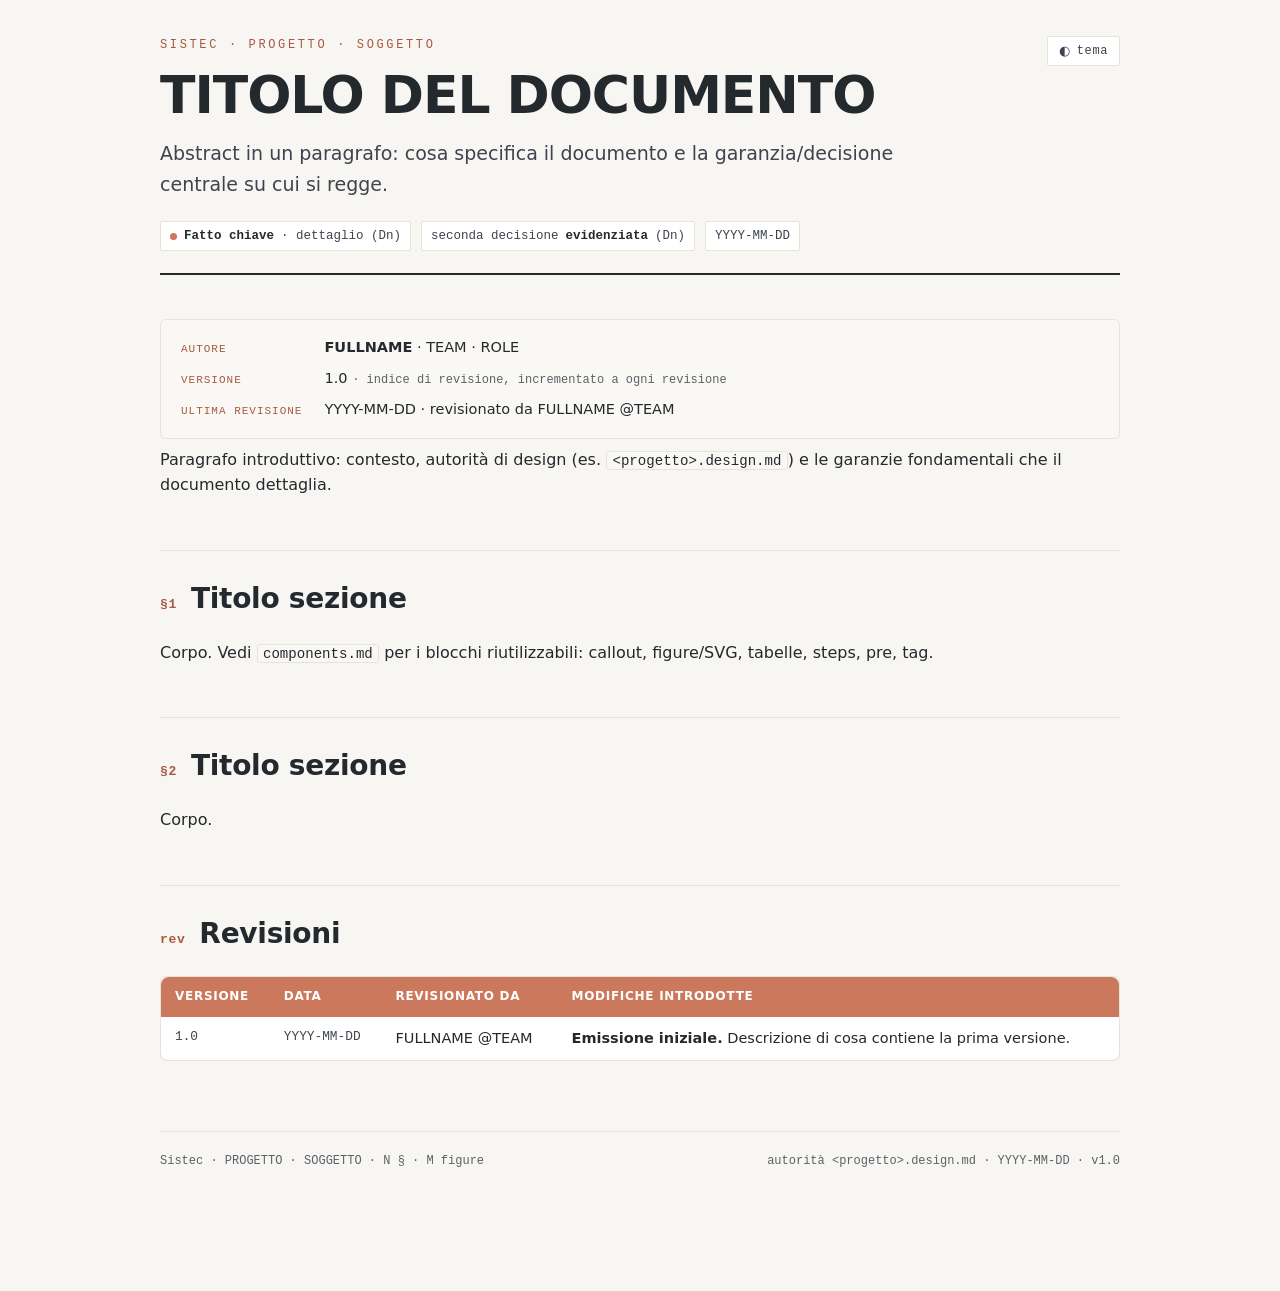
<file: .claude/skills/spec-document/template.html>
<!doctype html>
<html lang="it">
<head>
<meta charset="utf-8">
<meta name="viewport" content="width=device-width, initial-scale=1">
<meta name="color-scheme" content="light dark">
<title>PROGETTO — SOGGETTO BREVE</title>
<script>
  /* critical: set theme + enable reveal before first paint (no flash) */
  (function(){
    var r=document.documentElement;
    try{var t=localStorage.getItem('spec-theme');if(t==='light'||t==='dark')r.setAttribute('data-theme',t);}catch(e){}
    if(!matchMedia('(prefers-reduced-motion:reduce)').matches && 'IntersectionObserver' in window)
      r.setAttribute('data-reveal','');
  })();
</script>
<style>
  :root{
    --paper:#f7f6f3; --surface:#ffffff; --surface-2:#faf8f5;
    --ink:#24292e; --ink-soft:#3d444d; --slate:#5b6168; --slate-soft:#8b929a;
    --line:#e6e3dd; --line-strong:#e6e3dd;
    --signal:#cc785c; --signal-ink:#a85a40; --signal-wash:#cc785c1a;
    --L-app:#6f8db4; --L-sess:#2f7d92; --L-trans:#1e5162;
    --reuse:#b7791f; --reuse-wash:#b7791f1f;
    --warn:#b7791f; --crit:#bf432c; --ok:#2f7d5b;
    --mono:"Cascadia Code","Cascadia Mono",Consolas,ui-monospace,"SF Mono",Menlo,monospace;
    --sans:"Segoe UI Variable Text","Segoe UI",system-ui,-apple-system,"Helvetica Neue",Arial,sans-serif;
    --measure:100%;
    --ease:cubic-bezier(.23,1,.32,1);
    --shadow:0 1px 2px rgba(40,30,20,.04),0 10px 28px -16px rgba(40,30,20,.14);
    color-scheme:light dark;
  }
  @media (prefers-color-scheme:dark){
    :root{
      --paper:#1c1815; --surface:#2a2520; --surface-2:rgba(255,255,255,.04);
      --ink:#ddd8d0; --ink-soft:#b5aea5; --slate:#a09888; --slate-soft:#7a7368;
      --line:#3d352e; --line-strong:#3d352e;
      --signal:#d4896f; --signal-ink:#e09478; --signal-wash:#d4896f1a;
      --L-app:#8fabce; --L-sess:#3fa8c1; --L-trans:#2b7f97;
      --shadow:0 1px 2px rgba(0,0,0,.3),0 12px 32px -16px rgba(0,0,0,.55);
    }
  }
  :root[data-theme="light"]{
    --paper:#f7f6f3; --surface:#ffffff; --surface-2:#faf8f5;
    --ink:#24292e; --ink-soft:#3d444d; --slate:#5b6168; --slate-soft:#8b929a;
    --line:#e6e3dd; --line-strong:#e6e3dd;
    --signal:#cc785c; --signal-ink:#a85a40; --signal-wash:#cc785c1a;
    --L-app:#6f8db4; --L-sess:#2f7d92; --L-trans:#1e5162;
    --shadow:0 1px 2px rgba(40,30,20,.04),0 10px 28px -16px rgba(40,30,20,.14);
    color-scheme:light;
  }
  :root[data-theme="dark"]{
    --paper:#1c1815; --surface:#2a2520; --surface-2:rgba(255,255,255,.04);
    --ink:#ddd8d0; --ink-soft:#b5aea5; --slate:#a09888; --slate-soft:#7a7368;
    --line:#3d352e; --line-strong:#3d352e;
    --signal:#d4896f; --signal-ink:#e09478; --signal-wash:#d4896f1a;
    --L-app:#8fabce; --L-sess:#3fa8c1; --L-trans:#2b7f97;
    --shadow:0 1px 2px rgba(0,0,0,.3),0 12px 32px -16px rgba(0,0,0,.55);
    color-scheme:dark;
  }
  *{box-sizing:border-box}
  html{scroll-behavior:smooth}
  body{margin:0;background:var(--paper);color:var(--ink);
    font-family:var(--sans);font-size:16px;line-height:1.6;
    -webkit-font-smoothing:antialiased;font-synthesis:none;
    text-rendering:optimizeLegibility;
    font-feature-settings:"kern","liga","calt";
    transition:background-color .3s var(--ease),color .3s var(--ease);}
  ::selection{background:var(--signal-wash);color:var(--ink)}
  :focus-visible{outline:2px solid var(--signal);outline-offset:2px;border-radius:2px}
  .wrap{max-width:1040px;margin:0 auto;padding:0 clamp(18px,4vw,40px) 120px;}

  /* ---- reading progress ---- */
  .progress{position:fixed;top:0;left:0;right:0;height:3px;z-index:100;
    background:var(--signal);transform:scaleX(0);transform-origin:0 50%;
    transition:transform .12s linear;}

  /* ---- scroll reveal (gated: only when JS+motion; print/no-JS show all) ---- */
  html[data-reveal] .wrap>section,
  html[data-reveal] dl.sig{opacity:0;transform:translateY(14px);
    transition:opacity .55s var(--ease),transform .55s var(--ease);}
  html[data-reveal] .wrap>section.in,
  html[data-reveal] dl.sig.in{opacity:1;transform:none;}

  /* ---- header ---- */
  header.sheet{border-bottom:2px solid var(--ink);margin-bottom:44px;
    padding:36px 0 22px;position:relative;}
  .eyebrow{font-family:var(--mono);font-size:12px;letter-spacing:.22em;
    text-transform:uppercase;color:var(--signal-ink);margin:0 0 14px;}
  h1{font-size:clamp(30px,5.4vw,52px);line-height:1.02;margin:0;
    font-weight:680;letter-spacing:-.02em;text-wrap:balance;}
  .lede{color:var(--ink-soft);font-size:clamp(16px,2vw,19px);
    max-width:62ch;margin:16px 0 0;text-wrap:pretty;}
  .meta{display:flex;flex-wrap:wrap;gap:8px 10px;margin-top:22px;
    font-family:var(--mono);font-size:12.5px;}
  .chip{border:1px solid var(--line-strong);border-radius:2px;
    padding:4px 9px;color:var(--ink-soft);background:var(--surface);
    display:inline-flex;gap:7px;align-items:center;
    transition:border-color .2s var(--ease),color .2s var(--ease);}
  .chip b{color:var(--ink);font-weight:600}
  .dot{width:7px;height:7px;border-radius:50%;background:var(--signal);display:inline-block}
  .toggle{position:absolute;top:36px;right:0;font-family:var(--mono);
    font-size:12px;letter-spacing:.05em;background:var(--surface);
    color:var(--ink-soft);border:1px solid var(--line-strong);border-radius:2px;
    padding:7px 11px;cursor:pointer;display:inline-flex;align-items:center;gap:6px;
    transition:border-color .2s var(--ease),color .2s var(--ease),transform .12s var(--ease);}
  .toggle:hover{border-color:var(--signal);color:var(--ink)}
  .toggle:active{transform:scale(.96)}
  .toggle .ico{font-size:13px;line-height:1}

  /* ---- signature ---- */
  dl.sig{display:grid;grid-template-columns:max-content 1fr;gap:8px 22px;align-items:baseline;
    margin:26px 0 8px;padding:16px 20px;border:1px solid var(--line-strong);border-radius:6px;
    background:var(--surface-2);max-width:var(--measure);}
  @media (prefers-color-scheme:dark){dl.sig{background:var(--surface)}}
  :root[data-theme="dark"] dl.sig{background:var(--surface)}
  dl.sig dt{font-family:var(--mono);font-size:11px;letter-spacing:.09em;text-transform:uppercase;
    color:var(--signal-ink);white-space:nowrap;padding-top:2px;}
  dl.sig dd{margin:0;font-size:14.5px;color:var(--ink);}
  dl.sig dd b{font-weight:640}
  dl.sig .sig-note{color:var(--slate);font-size:12px;font-family:var(--mono)}

  /* ---- sections ---- */
  section{margin:0 0 30px}
  .sec-head{display:flex;align-items:baseline;gap:14px;
    border-top:1px solid var(--line);padding-top:26px;margin:52px 0 18px;
    scroll-margin-top:24px;}
  .sec-no{font-family:var(--mono);font-size:13px;color:var(--signal-ink);
    font-weight:600;letter-spacing:.05em;flex:none;padding-top:5px;
    font-variant-numeric:tabular-nums;}
  h2{font-size:clamp(21px,3vw,28px);margin:0;font-weight:640;
    letter-spacing:-.01em;text-wrap:balance;}
  h3{font-size:17px;margin:28px 0 8px;font-weight:640;letter-spacing:-.005em;}
  p{max-width:var(--measure);margin:0 0 14px}
  strong{font-weight:640}
  em{font-style:italic}
  a{color:var(--signal-ink);text-decoration:underline;text-decoration-thickness:1px;
    text-underline-offset:2px;text-decoration-color:color-mix(in srgb,var(--signal) 42%,transparent);
    transition:text-decoration-color .18s var(--ease);}
  a:hover{text-decoration-color:var(--signal)}
  code{font-family:var(--mono);font-size:.88em;background:var(--surface-2);
    border:1px solid var(--line);border-radius:3px;padding:.06em .38em;
    color:var(--ink);white-space:nowrap;}
  .kbd{font-family:var(--mono);font-size:.86em;background:var(--surface);
    border:1px solid var(--line-strong);border-bottom-width:2px;border-radius:4px;
    padding:.05em .42em;color:var(--signal-ink);white-space:nowrap;}

  /* ---- callouts ---- */
  .callout{border-left:3px solid var(--signal);background:var(--signal-wash);
    padding:14px 18px;border-radius:0 4px 4px 0;max-width:var(--measure);
    margin:0 0 22px;color:var(--ink-soft);font-size:15px}
  .callout h4{margin:0 0 5px;font-size:12px;text-transform:uppercase;
    letter-spacing:.1em;color:var(--signal-ink);font-family:var(--mono);font-weight:600}
  .callout p{margin:0;max-width:none}
  .callout b,.callout strong{color:var(--ink)}
  .callout.key{border-left-color:var(--ok);background:color-mix(in srgb,var(--ok) 10%,transparent)}
  .callout.key h4{color:var(--ok)}
  .callout.risk{border-left-color:var(--crit);background:color-mix(in srgb,var(--crit) 9%,transparent)}
  .callout.risk h4{color:var(--crit)}

  /* ---- figure plates ---- */
  figure{margin:26px 0;background:var(--surface);border:1px solid var(--line-strong);
    border-radius:6px;overflow:hidden;box-shadow:var(--shadow);}
  .plate-cap{display:flex;gap:10px;align-items:baseline;
    padding:11px 16px;border-bottom:1px solid var(--line);
    background:var(--surface-2);font-size:13.5px;color:var(--ink-soft);}
  @media (prefers-color-scheme:dark){.plate-cap{background:var(--surface)}}
  :root[data-theme="dark"] .plate-cap{background:var(--surface)}
  .plate-cap b{font-family:var(--mono);font-size:12px;letter-spacing:.08em;
    text-transform:uppercase;color:var(--signal-ink);flex:none}
  .plate-body{padding:18px 16px;overflow-x:auto}
  svg.dgm{display:block;width:100%;height:auto;min-width:620px;margin:0 auto}
  .dgm text{fill:var(--ink);font-family:var(--sans)}
  .legend{display:flex;flex-wrap:wrap;gap:14px;padding:0 16px 14px;
    font-size:12.5px;color:var(--slate);font-family:var(--mono)}
  .legend span{display:inline-flex;align-items:center;gap:6px}
  .sw{width:14px;height:10px;border-radius:2px;display:inline-block;border:1px solid var(--line-strong)}

  /* ---- tables ---- */
  .tbl-wrap{overflow-x:auto;margin:20px 0;border:1px solid var(--line);border-radius:6px}
  table{border-collapse:collapse;width:100%;font-size:14.5px;min-width:560px;
    background:var(--surface);border-radius:8px;overflow:hidden;
    box-shadow:var(--shadow)}
  th,td{text-align:left;padding:10px 14px;vertical-align:top;border:none}
  thead th{background:var(--signal);color:#fff;font-size:12px;letter-spacing:.06em;
    text-transform:uppercase;font-weight:600}
  tbody tr:nth-child(even) td{background:var(--surface-2)}
  tbody tr+tr td{border-top:1px solid var(--line)}
  tbody tr{transition:background-color .15s var(--ease)}
  tbody tr:hover td{background:var(--signal-wash)}
  td code{white-space:normal}
  .col-mono{font-family:var(--mono);font-size:12.8px;color:var(--ink-soft);
    font-variant-numeric:tabular-nums;}

  /* ---- status tags ---- */
  .tag{display:inline-block;border-radius:2px;padding:1px 7px;font-size:11px;font-weight:600;
    white-space:nowrap;text-transform:uppercase;letter-spacing:.05em;border:1px solid var(--sev);
    color:var(--sev);margin-right:5px}
  .t-ok{--sev:var(--ok)} .t-warn{--sev:var(--warn)} .t-bad{--sev:var(--crit)}

  /* ---- steps ---- */
  ol.steps{list-style:none;counter-reset:s;padding:0;margin:18px 0;max-width:var(--measure)}
  ol.steps>li{counter-increment:s;position:relative;padding:11px 0 11px 46px;
    border-bottom:1px solid var(--line);font-size:15px;color:var(--ink-soft)}
  ol.steps>li:last-child{border-bottom:none}
  ol.steps>li b{color:var(--ink)}
  ol.steps>li::before{content:counter(s);position:absolute;left:0;top:11px;
    width:28px;height:28px;background:var(--signal);color:#fff;border-radius:3px;
    display:grid;place-items:center;font-family:var(--mono);font-size:13px;font-weight:700}
  ul.tight{max-width:var(--measure);margin:0 0 14px;padding-left:1.15em}
  ul.tight li{margin:6px 0;color:var(--ink-soft)}
  ul.tight li b{color:var(--ink)}

  pre{font-family:var(--mono);font-size:12.6px;line-height:1.55;background:var(--surface-2);
    border:1px solid var(--line);border-radius:6px;padding:14px 16px;overflow-x:auto;
    color:var(--ink);margin:16px 0}
  pre b{color:var(--signal-ink);font-weight:600}
  pre .c{color:var(--slate-soft)}
  pre .crit{color:var(--crit);font-weight:700}
  small.mut{color:var(--slate)}

  footer{margin-top:70px;border-top:1px solid var(--line);padding-top:20px;
    font-family:var(--mono);font-size:12px;color:var(--slate);
    display:flex;flex-wrap:wrap;gap:6px 18px;justify-content:space-between}

  @media (prefers-reduced-motion:reduce){
    html{scroll-behavior:auto}
    *{transition:none!important;animation:none!important}
    html[data-reveal] .wrap>section,html[data-reveal] dl.sig{opacity:1;transform:none}
  }

  @media print{
    .toggle,.progress{display:none!important}
    html[data-reveal] .wrap>section,html[data-reveal] dl.sig{opacity:1!important;transform:none!important}
    body{background:#fff;color:#000}
    .wrap{padding-bottom:0;max-width:none}
    section,figure,.tbl-wrap,.callout,ol.steps>li{break-inside:avoid}
    .sec-head{break-after:avoid}
    figure,table{box-shadow:none}
    a{color:inherit;text-decoration-color:currentColor}
  }
</style>
</head>
<body>
<div class="progress" id="prog" aria-hidden="true"></div>

<div class="wrap">
<header class="sheet">
  <button class="toggle" id="themebtn" type="button" aria-label="Cambia tema colore"><span class="ico" aria-hidden="true">◐</span> tema</button>
  <p class="eyebrow">Sistec · PROGETTO · SOGGETTO</p>
  <h1>TITOLO DEL DOCUMENTO</h1>
  <p class="lede">Abstract in un paragrafo: cosa specifica il documento e la garanzia/decisione centrale su cui si regge.</p>
  <div class="meta">
    <span class="chip"><span class="dot"></span><b>Fatto chiave</b> · dettaglio (Dn)</span>
    <span class="chip">seconda decisione <b>evidenziata</b> (Dn)</span>
    <span class="chip">YYYY-MM-DD</span>
  </div>
</header>

<dl class="sig" aria-label="firma del documento">
  <dt>Autore</dt><dd><b>FULLNAME</b> · TEAM · ROLE</dd>
  <dt>Versione</dt><dd>1.0 <span class="sig-note">· indice di revisione, incrementato a ogni revisione</span></dd>
  <dt>Ultima revisione</dt><dd>YYYY-MM-DD · revisionato da FULLNAME&nbsp;@TEAM</dd>
</dl>

<p>Paragrafo introduttivo: contesto, autorità di design (es. <code>&lt;progetto&gt;.design.md</code>) e le garanzie fondamentali che il documento dettaglia.</p>

<!-- ========== 1 ========== -->
<section>
  <div class="sec-head"><span class="sec-no">§1</span><h2>Titolo sezione</h2></div>
  <p>Corpo. Vedi <code>components.md</code> per i blocchi riutilizzabili: callout, figure/SVG, tabelle, steps, pre, tag.</p>
</section>

<!-- ========== 2 ========== -->
<section>
  <div class="sec-head"><span class="sec-no">§2</span><h2>Titolo sezione</h2></div>
  <p>Corpo.</p>
</section>

<!-- ========== Revisioni (sempre ultima sezione) ========== -->
<section>
  <div class="sec-head"><span class="sec-no">rev</span><h2>Revisioni</h2></div>
  <div class="tbl-wrap"><table>
    <thead><tr><th>Versione</th><th>Data</th><th>Revisionato da</th><th>Modifiche introdotte</th></tr></thead>
    <tbody>
      <tr><td class="col-mono">1.0</td><td class="col-mono">YYYY-MM-DD</td><td>FULLNAME @TEAM</td>
        <td><b>Emissione iniziale.</b> Descrizione di cosa contiene la prima versione.</td></tr>
    </tbody>
  </table></div>
</section>

<footer>
  <span>Sistec · PROGETTO · SOGGETTO · N § · M figure</span>
  <span>autorità &lt;progetto&gt;.design.md · YYYY-MM-DD · v1.0</span>
</footer>
</div>

<script>
  (function(){
    var root=document.documentElement;

    /* theme toggle + persistence */
    var btn=document.getElementById('themebtn');
    btn.addEventListener('click',function(){
      var dark=matchMedia('(prefers-color-scheme:dark)').matches;
      var cur=root.getAttribute('data-theme')||(dark?'dark':'light');
      var next=cur==='dark'?'light':'dark';
      root.setAttribute('data-theme',next);
      try{localStorage.setItem('spec-theme',next);}catch(e){}
    });

    /* reading progress (GPU transform, rAF-throttled) */
    var prog=document.getElementById('prog'),ticking=false;
    function upd(){
      var max=root.scrollHeight-root.clientHeight;
      prog.style.transform='scaleX('+(max>0?root.scrollTop/max:0)+')';
      ticking=false;
    }
    addEventListener('scroll',function(){if(!ticking){ticking=true;requestAnimationFrame(upd);}},{passive:true});
    addEventListener('resize',upd,{passive:true});
    upd();

    /* scroll reveal (only when enabled pre-paint) */
    if(root.hasAttribute('data-reveal')){
      var io=new IntersectionObserver(function(es){
        es.forEach(function(e){if(e.isIntersecting){e.target.classList.add('in');io.unobserve(e.target);}});
      },{rootMargin:'0px 0px -8% 0px',threshold:.08});
      document.querySelectorAll('.wrap>section, dl.sig').forEach(function(el){io.observe(el);});
    }
  })();
</script>
</body>
</html>
</file>
